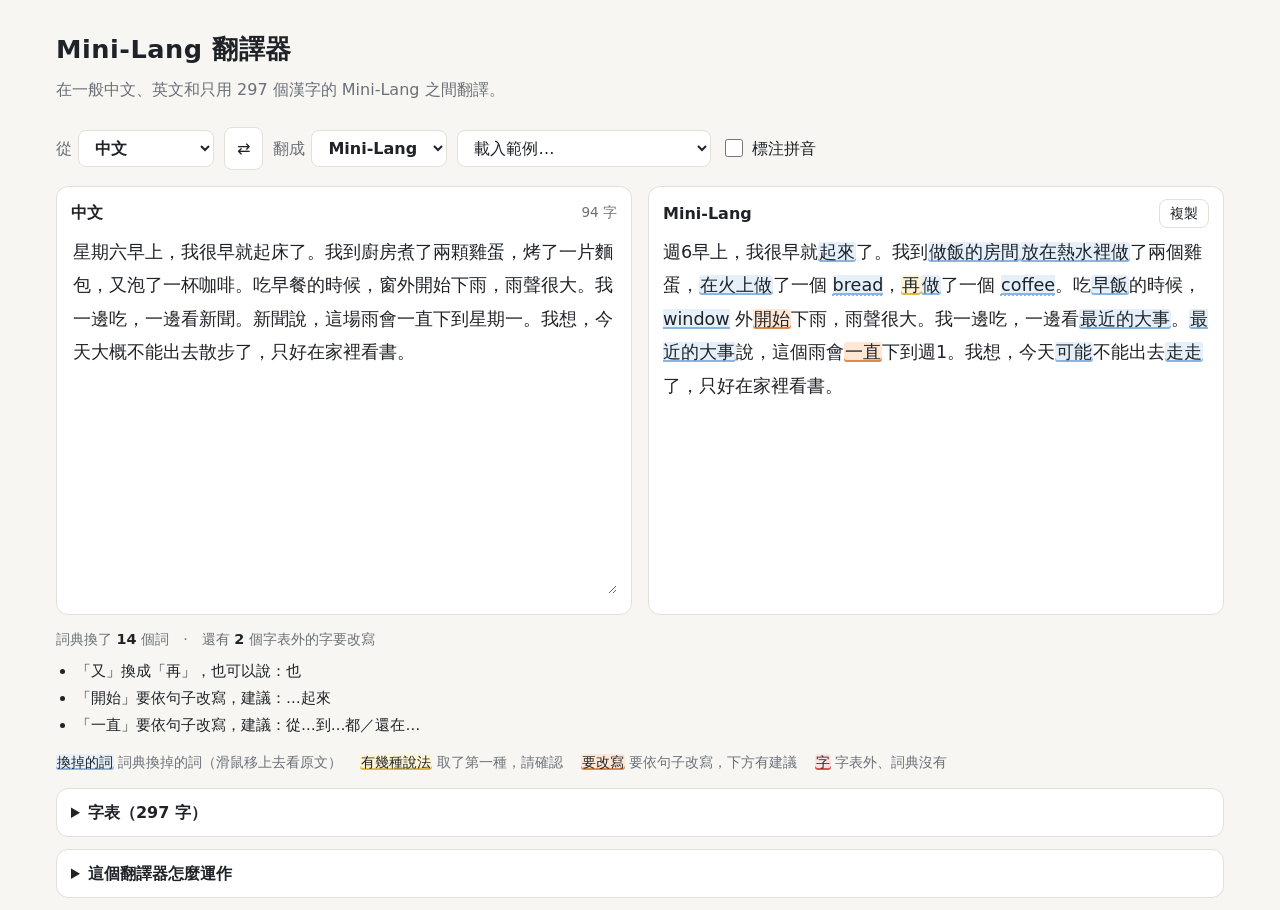
<file: web/index.html>
<!doctype html>
<html lang="zh-Hant">
<head>
<meta charset="utf-8">
<meta name="viewport" content="width=device-width, initial-scale=1">
<title>Mini-Lang 翻譯器</title>
<link rel="stylesheet" href="style.css">
</head>
<body>
<header>
  <h1>Mini-Lang 翻譯器</h1>
  <p class="tagline">在一般中文、英文和只用 297 個漢字的 Mini-Lang 之間翻譯。</p>
</header>

<main>
  <div class="toolbar">
    <label class="lang">從 <select id="src" aria-label="來源語言"></select></label>
    <button id="swap" class="ghost" title="把結果放回輸入，換方向" aria-label="交換語言">⇄</button>
    <label class="lang">翻成 <select id="dst" aria-label="目標語言"></select></label>
    <select id="examples" aria-label="範例">
      <option value="">載入範例…</option>
    </select>
    <label class="switch"><input type="checkbox" id="pinyin"> <span>標注拼音</span></label>
  </div>

  <div class="panes">
    <section class="pane">
      <div class="pane-head">
        <h2 id="in-label">一般中文</h2>
        <span class="count" id="in-count"></span>
      </div>
      <textarea id="input" spellcheck="false" placeholder="在這裡輸入或貼上文章"></textarea>
    </section>
    <section class="pane">
      <div class="pane-head">
        <h2 id="out-label">Mini-Lang</h2>
        <button id="copy" class="ghost small">複製</button>
      </div>
      <div id="preview-wrap" hidden>
        <div class="mini-label">Mini-Lang（拼音）</div>
        <div id="preview" class="output"></div>
      </div>
      <div id="mt-box" class="mt-box" hidden>
        <p id="mt-msg"></p>
        <button id="mt-download" class="primary" hidden>下載翻譯模型</button>
      </div>
      <div id="busy" class="busy" hidden>翻譯中…</div>
      <div id="output" class="output" aria-live="polite"></div>
    </section>
  </div>

  <div id="stats" class="stats"></div>
  <ul id="notes" class="notes"></ul>

  <div class="legend">
    <span><i class="sub">換掉的詞</i> 詞典換掉的詞（滑鼠移上去看原文）</span>
    <span><i class="alt">有幾種說法</i> 取了第一種，請確認</span>
    <span><i class="hint">要改寫</i> 要依句子改寫，下方有建議</span>
    <span><i class="bad">字</i> 字表外、詞典沒有</span>
  </div>

  <details class="charset">
    <summary>字表（297 字）</summary>
    <div id="charset"></div>
  </details>

  <details class="about">
    <summary>這個翻譯器怎麼運作</summary>
    <p>翻譯完全在瀏覽器中進行，不會把文章送到任何伺服器。</p>
    <p><b>中文 ⇄ Mini-Lang</b> 依規則翻譯。中文 → Mini-Lang 依序做：</p>
    <ol>
      <li>中文數字換成阿拉伯數字（二十二歲 → 22歲）。</li>
      <li>數字後的量詞換成「個」（一隻狗 → 一個狗）。</li>
      <li>查詞典換詞（醫院 → 看病的地方、狗 → dog），英文外來語第一次出現時加上說明。</li>
      <li>需要改寫句子結構的詞（雖然、已經…）不自動換，只標出來並給建議。</li>
    </ol>
    <p><b>英文</b>用瀏覽器內建的翻譯模型（桌面版 Chrome 138 以上），第一次使用時要先下載模型，之後在本機執行。英文和 Mini-Lang 之間經過中文：Mini-Lang → 中文 → English、English → 中文 → Mini-Lang。</p>
    <p>依規則的翻譯：結果通常還要人讀一次、改通順。完整規則見 <a href="../mini-lang/universal.md">universal.md</a>，範例見 <a href="../mini-lang/examples.md">examples.md</a>。</p>
  </details>
</main>

<script src="data.js"></script>
<script src="minilang.js"></script>
<script src="mt.js"></script>
<script src="app.js"></script>
</body>
</html>
</file>
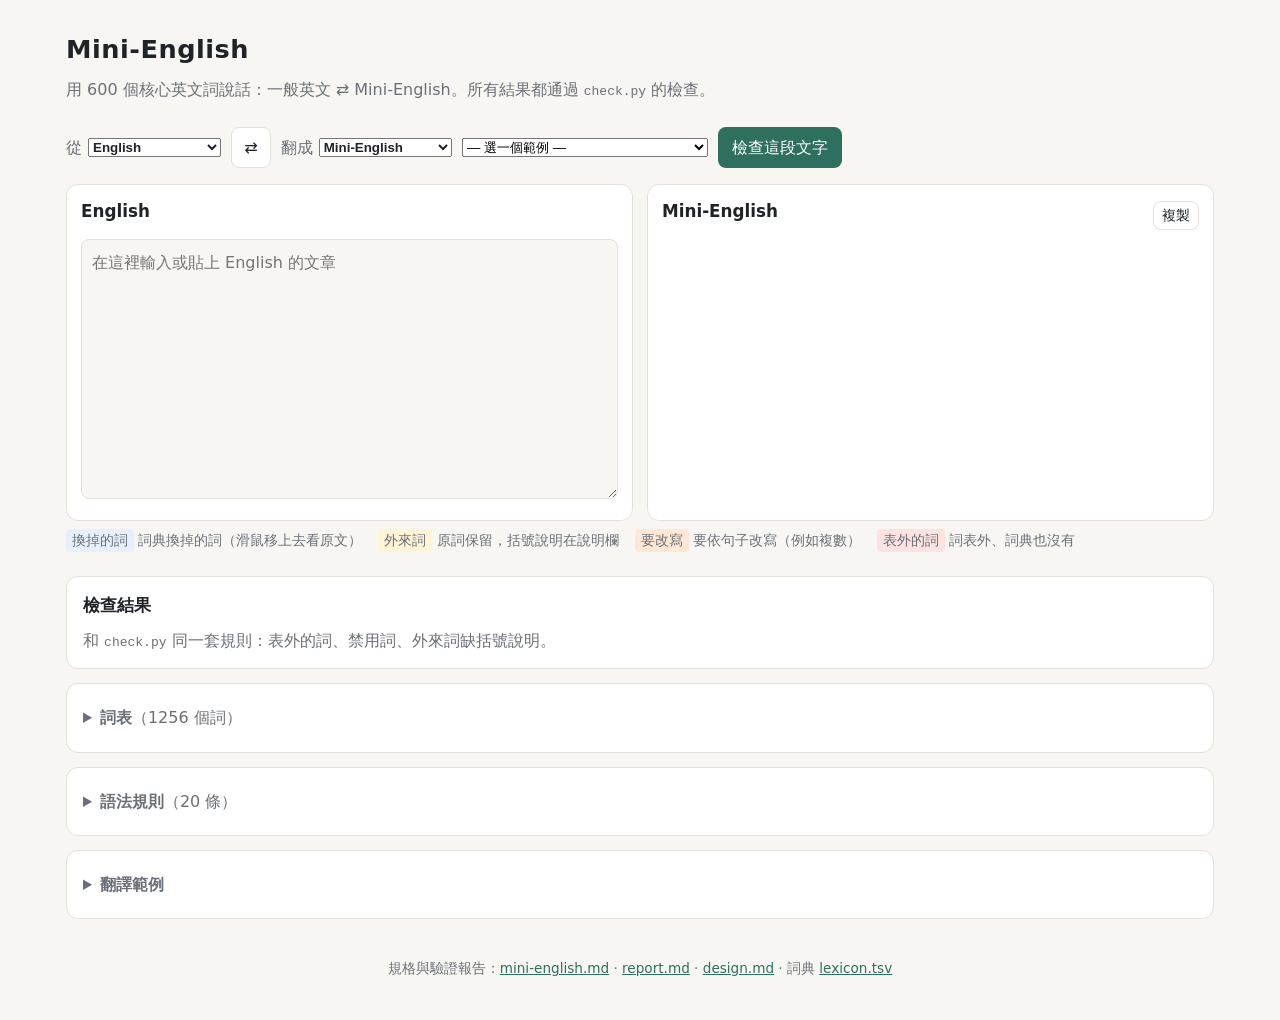
<file: english/web/index.html>
<!DOCTYPE html>
<html lang="zh-Hant">
<head>
<meta charset="utf-8">
<meta name="viewport" content="width=device-width, initial-scale=1">
<title>Mini-English 翻譯器</title>
<link rel="stylesheet" href="style.css">
</head>
<body>
<header>
  <h1>Mini-English</h1>
  <p class="tagline">用 600 個核心英文詞說話：一般英文 ⇄ Mini-English。所有結果都通過 <code>check.py</code> 的檢查。</p>
</header>

<main>
  <div class="toolbar">
    <label class="lang">從
      <select id="src" aria-label="來源語言">
        <option value="en">English</option>
        <option value="mini">Mini-English</option>
      </select>
    </label>
    <button id="swap" class="ghost" title="把結果放回輸入，換方向" aria-label="交換語言">⇄</button>
    <label class="lang">翻成
      <select id="dst" aria-label="目標語言">
        <option value="mini">Mini-English</option>
        <option value="en">English</option>
      </select>
    </label>
    <select id="examples" aria-label="範例"></select>
    <button id="check" class="primary">檢查這段文字</button>
  </div>

  <div class="panes">
    <section class="pane">
      <div class="pane-head">
        <h2 id="in-label">English</h2>
        <span class="count" id="in-count"></span>
      </div>
      <textarea id="input" spellcheck="false" placeholder="在這裡輸入或貼上文章"></textarea>
    </section>

    <section class="pane">
      <div class="pane-head">
        <h2 id="out-label">Mini-English</h2>
        <button id="copy" class="ghost small">複製</button>
      </div>
      <div id="output" class="output" aria-live="polite"></div>
    </section>
  </div>

  <div class="legend">
    <span><i class="sub">換掉的詞</i> 詞典換掉的詞（滑鼠移上去看原文）</span>
    <span><i class="alt">外來詞</i> 原詞保留，括號說明在說明欄</span>
    <span><i class="hint">要改寫</i> 要依句子改寫（例如複數）</span>
    <span><i class="bad">表外的詞</i> 詞表外、詞典也沒有</span>
  </div>

  <div id="stats" class="stats"></div>
  <ul id="notes" class="notes"></ul>

  <div class="panel">
    <h2>檢查結果</h2>
    <p class="tagline">和 <code>check.py</code> 同一套規則：表外的詞、禁用詞、外來詞缺括號說明。</p>
    <ul id="checklist" class="notes"></ul>
  </div>

  <details class="panel">
    <summary><b>詞表</b>（<span id="wordcount"></span> 個詞）</summary>
    <div class="toolbar">
      <input id="q" class="mono" placeholder="搜尋英文或中文" style="padding:6px 10px;border:1px solid var(--line);border-radius:8px;background:var(--bg);color:var(--text);min-width:220px">
      <label class="lang"><input type="checkbox" id="coreonly"> 只看核心層</label>
    </div>
    <div id="wordlist"></div>
  </details>

  <details class="panel">
    <summary><b>語法規則</b>（20 條）</summary>
    <div id="rules"></div>
  </details>

  <details class="panel">
    <summary><b>翻譯範例</b></summary>
    <div id="examples-list" class="grid2"></div>
  </details>

  <footer>
    規格與驗證報告：<a href="../mini-english.md">mini-english.md</a> ·
    <a href="../report.md">report.md</a> ·
    <a href="../design.md">design.md</a> ·
    詞典 <a href="../lexicon.tsv">lexicon.tsv</a>
  </footer>
</main>

<script src="data.js"></script>
<script src="minienglish.js"></script>
<script src="app.js"></script>
</body>
</html>
</file>
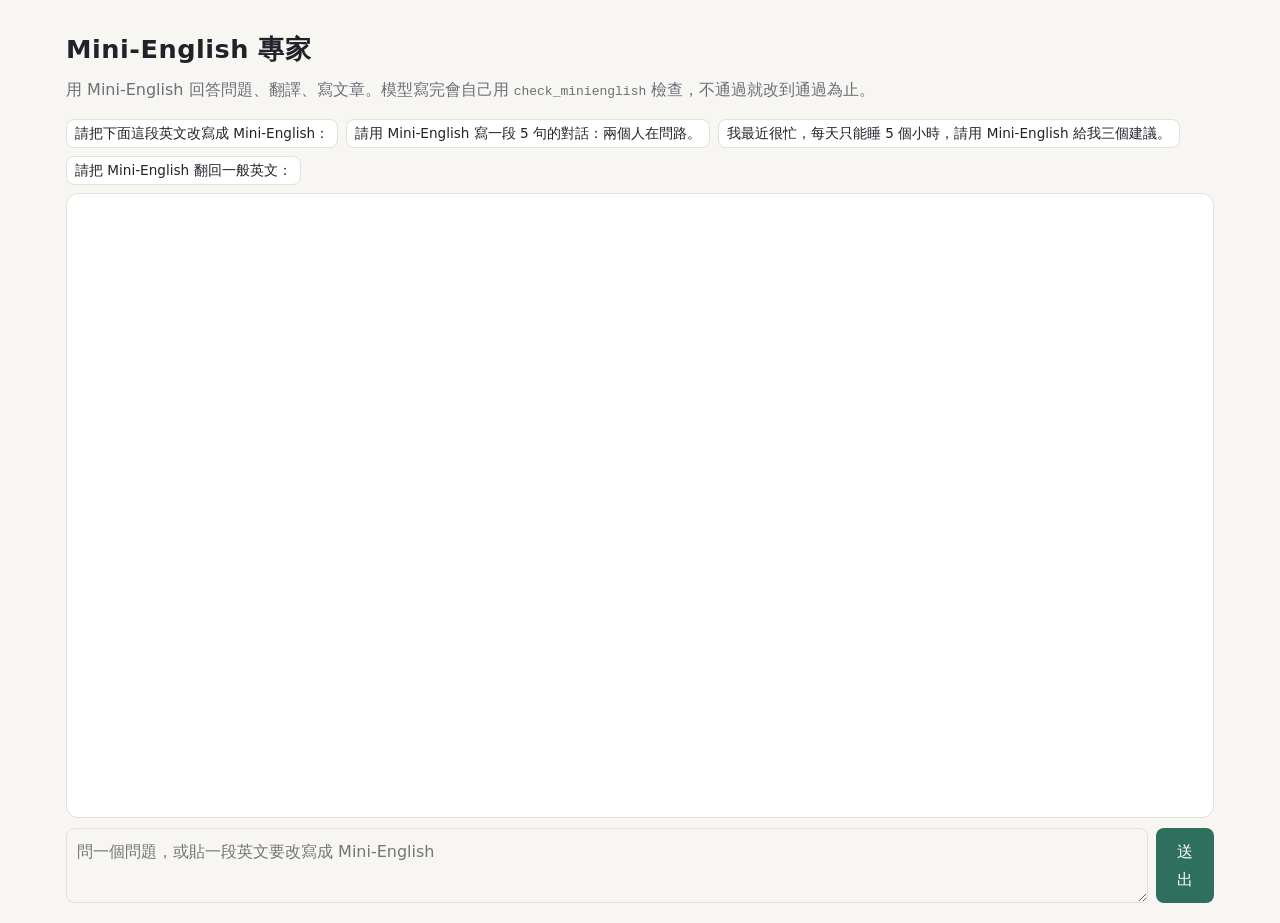
<file: english/web/expert.html>
<!DOCTYPE html>
<html lang="zh-Hant">
<head>
<meta charset="utf-8">
<meta name="viewport" content="width=device-width, initial-scale=1">
<title>Mini-English 專家</title>
<link rel="stylesheet" href="style.css">
<style>
  .chat { display: flex; flex-direction: column; height: calc(100vh - 190px); min-height: 420px; }
  .log { flex: 1; overflow-y: auto; background: var(--panel); border: 1px solid var(--line); border-radius: 12px; padding: 12px 14px; }
  .msg { margin-bottom: 14px; }
  .msg .who { font-size: 0.8rem; color: var(--muted); margin-bottom: 2px; }
  .msg .body { white-space: pre-wrap; word-break: break-word; }
  .me .body { background: var(--accent-soft); border-radius: 10px; padding: 8px 10px; }
  .mini-box { background: var(--accent-soft); border: 1px solid var(--accent); border-radius: 10px; padding: 8px 10px; margin: 6px 0; }
  .mini-box .verdict { font-size: 0.85rem; margin-bottom: 4px; }
  .mini-box.ok .verdict { color: var(--accent); }
  .mini-box.no .verdict { color: var(--bad-line); }
  .tool { font-size: 0.85rem; color: var(--muted); background: var(--bg); border-left: 3px solid var(--sub-line); padding: 4px 8px; margin: 4px 0; }
  .composer { display: flex; gap: 8px; margin-top: 10px; }
  .composer textarea { min-height: 70px; }
  .prompts { display: flex; flex-wrap: wrap; gap: 8px; margin: 8px 0; }
</style>
</head>
<body>
<header>
  <h1>Mini-English 專家</h1>
  <p class="tagline">用 Mini-English 回答問題、翻譯、寫文章。模型寫完會自己用 <code>check_minienglish</code> 檢查，不通過就改到通過為止。</p>
</header>

<main>
  <div class="prompts" id="presets"></div>
  <div class="chat">
    <div class="log" id="log"></div>
    <div class="composer">
      <textarea id="input" placeholder="問一個問題，或貼一段英文要改寫成 Mini-English"></textarea>
      <button id="send" class="primary">送出</button>
    </div>
  </div>
  <div class="stats"><span id="status"></span></div>
</main>

<script src="data.js"></script>
<script src="minienglish.js"></script>
<script>
(function () {
  'use strict';
  const ME = MiniEnglish.create(DATA);
  const $ = (id) => document.getElementById(id);
  const esc = (s) => String(s).replace(/[&<>"]/g, (c) => ({ '&': '&amp;', '<': '&lt;', '>': '&gt;', '"': '&quot;' }[c]));

  const PRESETS = [
    '請把下面這段英文改寫成 Mini-English：\n\nThe hospital near the railway station was built in 1908.',
    '請用 Mini-English 寫一段 5 句的對話：兩個人在問路。',
    '我最近很忙，每天只能睡 5 個小時，請用 Mini-English 給我三個建議。',
    '請把 Mini-English 翻回一般英文：\n\nThe place where I work has many people and the work is hard.',
  ];
  $('presets').innerHTML = PRESETS.map((p, i) => `<button class="ghost small" data-p="${i}">${esc(p.split('\n')[0])}</button>`).join('');
  $('presets').addEventListener('click', (e) => {
    const b = e.target.closest('button[data-p]');
    if (!b) return;
    $('input').value = PRESETS[+b.getAttribute('data-p')];
    $('input').focus();
  });

  let convo = [];
  try { convo = JSON.parse(localStorage.getItem('mini-english-expert') || '[]'); } catch (e) { convo = []; }
  const save = () => { try { localStorage.setItem('mini-english-expert', JSON.stringify(convo)); } catch (e) { /* 忽略 */ } };

  function addMsg(role, html) {
    const div = document.createElement('div');
    div.className = 'msg ' + (role === 'user' ? 'me' : 'ai');
    div.innerHTML = `<div class="who">${role === 'user' ? '你' : 'Mini-English 專家'}</div><div class="body">${html}</div>`;
    $('log').appendChild(div);
    $('log').scrollTop = $('log').scrollHeight;
    return div;
  }

  // 把模型輸出裡的 ```en 區塊畫成綠框，並用瀏覽器的檢查器標出違規詞
  function renderText(text) {
    const parts = text.split(/(```en\n[\s\S]*?```)/g);
    return parts.map((p) => {
      if (!p.startsWith('```en')) return esc(p);
      const body = p.replace(/^```en\n/, '').replace(/```$/, '');
      const errors = ME.check(body);
      const verdict = errors.length
        ? `<div class="verdict">⚠️ 還有 ${errors.length} 個問題：${errors.slice(0, 8).map((e) => esc(e.token)).join('、')}${errors.length > 8 ? '…' : ''}</div>`
        : '<div class="verdict">✅ 全部在詞表內</div>';
      // 標出違規詞
      let html = esc(body);
      for (const e of errors) {
        html = html.replace(new RegExp('\\b' + esc(e.token).replace(/[.*+?^${}()|[\]\\]/g, '\\$&') + '\\b'), `<span class="bad">${esc(e.token)}</span>`);
      }
      return `<div class="mini-box ${errors.length ? 'no' : 'ok'}">${verdict}${html}</div>`;
    }).join('');
  }

  function renderAll() {
    $('log').innerHTML = '';
    convo.forEach((m) => addMsg(m.role, m.role === 'user' ? esc(m.content) : renderText(m.content)));
  }
  renderAll();

  async function send() {
    const text = $('input').value.trim();
    if (!text) return;
    convo.push({ role: 'user', content: text });
    addMsg('user', esc(text));
    $('input').value = '';
    save();
    const bot = addMsg('assistant', '');
    $('send').disabled = true;
    $('status').textContent = '回答中…';

    let answer = '';
    let pending = '';
    try {
      const resp = await fetch('/api/chat', {
        method: 'POST', headers: { 'Content-Type': 'application/json' },
        body: JSON.stringify({ messages: convo }),
      });
      const reader = resp.body.getReader();
      const decoder = new TextDecoder();
      let buf = '';
      while (true) {
        const { value, done } = await reader.read();
        if (done) break;
        buf += decoder.decode(value, { stream: true });
        const parts = buf.split('\n\n');
        buf = parts.pop();
        for (const part of parts) {
          if (!part.startsWith('data: ')) continue;
          const obj = JSON.parse(part.slice(6));
          if (obj.type === 'text') {
            answer += obj.text;
            bot.querySelector('.body').innerHTML = renderText(answer);
            $('log').scrollTop = $('log').scrollHeight;
          } else if (obj.type === 'tool') {
            bot.querySelector('.body').insertAdjacentHTML('beforeend',
              `<div class="tool">🔧 ${esc(obj.name)}：${esc(JSON.stringify(obj.result).slice(0, 300))}</div>`);
          } else if (obj.type === 'error') {
            $('status').textContent = '錯誤：' + obj.message;
          }
        }
      }
    } catch (e) {
      $('status').textContent = '錯誤：' + e;
    }
    if (answer) { convo.push({ role: 'assistant', content: answer }); save(); }
    $('send').disabled = false;
    $('status').textContent = '';
  }

  $('send').addEventListener('click', send);
  $('input').addEventListener('keydown', (e) => {
    if (e.key === 'Enter' && (e.metaKey || e.ctrlKey)) send();
  });
})();
</script>
</body>
</html>
</file>
<file: web/style.css>
:root {
  --bg: #f7f6f2;
  --panel: #ffffff;
  --text: #1f2328;
  --muted: #6b7078;
  --line: #e2e0d9;
  --accent: #2f6f5e;
  --accent-soft: #e3efe9;
  --sub: #e6f0fb;
  --sub-line: #8bb4e0;
  --alt: #fff4d6;
  --alt-line: #e0b84a;
  --hint: #ffe7d6;
  --hint-line: #e08a4a;
  --bad: #fde2e2;
  --bad-line: #d9534f;
  --rt: #8a6d3b;
}
@media (prefers-color-scheme: dark) {
  :root {
    --bg: #17191c;
    --panel: #1f2226;
    --text: #e6e6e3;
    --muted: #9aa0a6;
    --line: #33373d;
    --accent: #7cc4ad;
    --accent-soft: #24352f;
    --sub: #1d2f44;
    --sub-line: #4f7fae;
    --alt: #3a3220;
    --alt-line: #a8873a;
    --hint: #3d2a1e;
    --hint-line: #b5703c;
    --bad: #3d2224;
    --bad-line: #c0504d;
    --rt: #d2b47a;
  }
}

* { box-sizing: border-box; }
body {
  margin: 0;
  background: var(--bg);
  color: var(--text);
  font-family: "PingFang TC", "Noto Sans TC", "Microsoft JhengHei", system-ui, sans-serif;
  line-height: 1.7;
}
header, main { max-width: 1200px; margin: 0 auto; padding: 0 16px; }
header { padding-top: 28px; padding-bottom: 8px; }
h1 { margin: 0; font-size: 1.6rem; letter-spacing: 0.02em; }
.tagline { margin: 4px 0 0; color: var(--muted); }
h2 { margin: 0; font-size: 1rem; }

.toolbar { display: flex; flex-wrap: wrap; gap: 10px; align-items: center; margin: 16px 0; }
.lang { display: inline-flex; gap: 6px; align-items: center; color: var(--muted); }
.lang select { color: var(--text); font-weight: 600; min-width: 8.5em; }
button.primary { border: 0; background: var(--accent); color: #fff; border-radius: 8px; padding: 7px 14px; font: inherit; cursor: pointer; }
button.primary:disabled { opacity: 0.6; cursor: progress; }
.mt-box { background: var(--alt); border: 1px solid var(--alt-line); border-radius: 8px; padding: 10px 12px; margin-bottom: 10px; }
.mt-box p { margin: 0 0 8px; }
.mt-box p:last-child { margin: 0; }
.busy { color: var(--muted); font-size: 0.9rem; margin-bottom: 6px; }
button.ghost, select {
  border: 1px solid var(--line); background: var(--panel); color: var(--text);
  border-radius: 8px; padding: 7px 12px; font: inherit; cursor: pointer;
}
button.small { padding: 2px 10px; font-size: 0.85rem; }
.switch { display: inline-flex; gap: 6px; align-items: center; cursor: pointer; user-select: none; }
.switch input { width: 18px; height: 18px; accent-color: var(--accent); }

.panes { display: grid; grid-template-columns: 1fr 1fr; gap: 16px; }
.pane { background: var(--panel); border: 1px solid var(--line); border-radius: 12px; padding: 12px 14px; min-width: 0; }
.pane-head { display: flex; justify-content: space-between; align-items: center; margin-bottom: 8px; }
.count { color: var(--muted); font-size: 0.85rem; }
textarea {
  width: 100%; min-height: 360px; resize: vertical; border: 0; outline: none;
  background: transparent; color: var(--text); font: inherit; font-size: 1.1rem; line-height: 1.9;
}
.output { min-height: 360px; font-size: 1.1rem; line-height: 1.9; white-space: pre-wrap; overflow-wrap: anywhere; }
#preview-wrap .output { min-height: 0; margin-bottom: 14px; padding-bottom: 12px; border-bottom: 1px dashed var(--line); }
.mini-label { color: var(--muted); font-size: 0.85rem; margin-bottom: 4px; }
.output.pinyin { line-height: 3.1; }

/* 拼音放在字的下面 */
ruby { ruby-position: under; -webkit-ruby-position: after; ruby-align: center; }
rt { font-size: 0.62em; color: var(--rt); font-family: system-ui, sans-serif; letter-spacing: 0; }

.output span[title], .legend i { border-radius: 3px; padding: 0 1px; cursor: help; font-style: normal; }
.output .sub, .legend .sub { background: var(--sub); box-shadow: inset 0 -2px 0 var(--sub-line); }
.output .alt, .legend .alt { background: var(--alt); box-shadow: inset 0 -2px 0 var(--alt-line); }
.output .hint, .legend .hint { background: var(--hint); box-shadow: inset 0 -2px 0 var(--hint-line); }
.output .bad, .legend .bad { background: var(--bad); box-shadow: inset 0 -2px 0 var(--bad-line); }

/* 外來語：說明在滑鼠移上去（或點一下）時才浮現 */
.loan { position: relative; text-decoration: underline dotted var(--sub-line); text-underline-offset: 3px; cursor: help; outline: none; }
.output .loan[data-note]:hover::after, .output .loan[data-note]:focus::after {
  content: attr(data-note);
  position: absolute; left: 0; bottom: calc(100% + 6px); z-index: 10;
  width: max-content; max-width: min(320px, 80vw);
  padding: 6px 10px; border-radius: 8px;
  background: var(--text); color: var(--bg);
  font-size: 0.85rem; line-height: 1.5; white-space: pre-line;
  box-shadow: 0 4px 14px rgba(0, 0, 0, 0.18);
}
.stats { margin-top: 12px; color: var(--muted); font-size: 0.9rem; }
.stats b { color: var(--text); }
.stats .ok { color: var(--accent); }
.notes { margin: 6px 0 0; padding-left: 20px; font-size: 0.92rem; }
.notes li { margin: 2px 0; }
.legend { display: flex; flex-wrap: wrap; gap: 6px 18px; margin: 14px 0; color: var(--muted); font-size: 0.85rem; }
.legend i { color: var(--text); }

details { background: var(--panel); border: 1px solid var(--line); border-radius: 12px; padding: 10px 14px; margin: 12px 0; }
summary { cursor: pointer; font-weight: 600; }
.group { margin: 10px 0; }
.group h3 { margin: 0 0 4px; font-size: 0.9rem; color: var(--muted); font-weight: 600; }
.group .chars { font-size: 1.35rem; line-height: 2.6; letter-spacing: 0.15em; }
.about { color: var(--text); }
.about a { color: var(--accent); }
footer { height: 32px; }

@media (max-width: 760px) {
  .panes { grid-template-columns: 1fr; }
  textarea, .output { min-height: 200px; }
}
</file>
<file: english/web/style.css>
:root {
  --bg: #f7f6f2;
  --panel: #ffffff;
  --text: #1f2328;
  --muted: #6b7078;
  --line: #e2e0d9;
  --accent: #2f6f5e;
  --accent-soft: #e3efe9;
  --sub: #e6f0fb;
  --sub-line: #8bb4e0;
  --alt: #fff4d6;
  --alt-line: #e0b84a;
  --hint: #ffe7d6;
  --hint-line: #e08a4a;
  --bad: #fde2e2;
  --bad-line: #d9534f;
  --ipa: #8a6d3b;
}
@media (prefers-color-scheme: dark) {
  :root {
    --bg: #17191c;
    --panel: #1f2226;
    --text: #e6e6e3;
    --muted: #9aa0a6;
    --line: #33373d;
    --accent: #7cc4ad;
    --accent-soft: #24352f;
    --sub: #1d2f44;
    --sub-line: #4f7fae;
    --alt: #3a3220;
    --alt-line: #a8873a;
    --hint: #3d2a1e;
    --hint-line: #b5703c;
    --bad: #3d2224;
    --bad-line: #c0504d;
    --ipa: #d2b47a;
  }
}

* { box-sizing: border-box; }
body {
  margin: 0;
  background: var(--bg);
  color: var(--text);
  font-family: "PingFang TC", "Noto Sans TC", "Microsoft JhengHei", system-ui, sans-serif;
  line-height: 1.7;
}
header, main { max-width: 1180px; margin: 0 auto; padding: 0 16px; }
header { padding-top: 28px; padding-bottom: 8px; }
h1 { margin: 0; font-size: 1.6rem; letter-spacing: 0.02em; }
.tagline { margin: 4px 0 0; color: var(--muted); }
h2 { margin: 0 0 8px; font-size: 1.05rem; }
h3 { margin: 16px 0 6px; font-size: 0.95rem; color: var(--muted); }

.toolbar { display: flex; flex-wrap: wrap; gap: 10px; align-items: center; margin: 16px 0; }
.lang { display: inline-flex; gap: 6px; align-items: center; color: var(--muted); }
.lang select { color: var(--text); font-weight: 600; min-width: 10em; }
button.primary { border: 0; background: var(--accent); color: #fff; border-radius: 8px; padding: 7px 14px; font: inherit; cursor: pointer; }
button.primary:disabled { opacity: 0.6; cursor: progress; }
button.ghost { border: 1px solid var(--line); background: var(--panel); color: var(--text); border-radius: 8px; padding: 6px 12px; font: inherit; cursor: pointer; }
button.ghost.small { padding: 2px 8px; font-size: 0.85rem; }
button.ghost:hover { border-color: var(--accent); }

.panes { display: grid; grid-template-columns: 1fr 1fr; gap: 14px; }
@media (max-width: 860px) { .panes { grid-template-columns: 1fr; } }
.pane { background: var(--panel); border: 1px solid var(--line); border-radius: 12px; padding: 12px 14px; }
.pane-head { display: flex; justify-content: space-between; align-items: center; margin-bottom: 6px; }
.count { color: var(--muted); font-size: 0.85rem; }
textarea {
  width: 100%; min-height: 260px; resize: vertical;
  border: 1px solid var(--line); border-radius: 8px; padding: 10px;
  background: var(--bg); color: var(--text); font: inherit; line-height: 1.65;
}
.output { white-space: pre-wrap; word-break: break-word; min-height: 260px; }
.output .sub { background: var(--sub); border-bottom: 2px solid var(--sub-line); cursor: help; }
.output .loan { background: var(--alt); border-bottom: 2px solid var(--alt-line); cursor: help; }
.output .hint { background: var(--hint); border-bottom: 2px solid var(--hint-line); cursor: help; }
.output .bad { background: var(--bad); border-bottom: 2px solid var(--bad-line); }

.stats { display: flex; flex-wrap: wrap; gap: 14px; margin: 10px 0; color: var(--muted); font-size: 0.9rem; }
.stats b { color: var(--text); }

.panel { background: var(--panel); border: 1px solid var(--line); border-radius: 12px; padding: 14px 16px; margin: 14px 0; }
.notes { list-style: none; margin: 0; padding: 0; }
.notes li { padding: 6px 8px; border-left: 3px solid var(--line); margin-bottom: 6px; background: var(--bg); border-radius: 0 6px 6px 0; }
.notes li.bad { border-left-color: var(--bad-line); }
.notes li.forbid { border-left-color: var(--alt-line); }
.notes li.loan { border-left-color: var(--sub-line); }
.notes code { background: var(--accent-soft); border-radius: 4px; padding: 0 4px; }
.mono { font-family: ui-monospace, SFMono-Regular, Menlo, monospace; }

.wordtable { width: 100%; border-collapse: collapse; font-size: 0.9rem; }
.wordtable th, .wordtable td { text-align: left; padding: 5px 8px; border-bottom: 1px solid var(--line); }
.wordtable th { color: var(--muted); font-weight: 600; }
.wordtable td.ipa { color: var(--ipa); font-family: ui-monospace, SFMono-Regular, Menlo, monospace; white-space: nowrap; }
.badge { display: inline-block; font-size: 0.75rem; padding: 0 6px; border-radius: 999px; border: 1px solid var(--line); color: var(--muted); }
.badge.core { background: var(--accent-soft); color: var(--accent); border-color: transparent; }
.badge.ext { background: var(--alt); color: var(--alt-line); border-color: transparent; }

.legend { display: flex; flex-wrap: wrap; gap: 16px; color: var(--muted); font-size: 0.85rem; margin: 8px 0; }
.legend i { display: inline-block; padding: 0 6px; border-radius: 4px; font-style: normal; }
.legend i.sub { background: var(--sub); }
.legend i.alt { background: var(--alt); }
.legend i.hint { background: var(--hint); }
.legend i.bad { background: var(--bad); }

details > summary { cursor: pointer; color: var(--muted); margin: 6px 0; }
.grid2 { display: grid; grid-template-columns: repeat(auto-fill, minmax(300px, 1fr)); gap: 12px; }
.card { border: 1px solid var(--line); border-radius: 10px; padding: 10px 12px; background: var(--panel); }
.card h4 { margin: 0 0 4px; font-size: 0.98rem; }
.card p { margin: 4px 0; color: var(--muted); font-size: 0.88rem; }
footer { color: var(--muted); font-size: 0.85rem; padding: 24px 16px 40px; text-align: center; }
a { color: var(--accent); }
</file>
